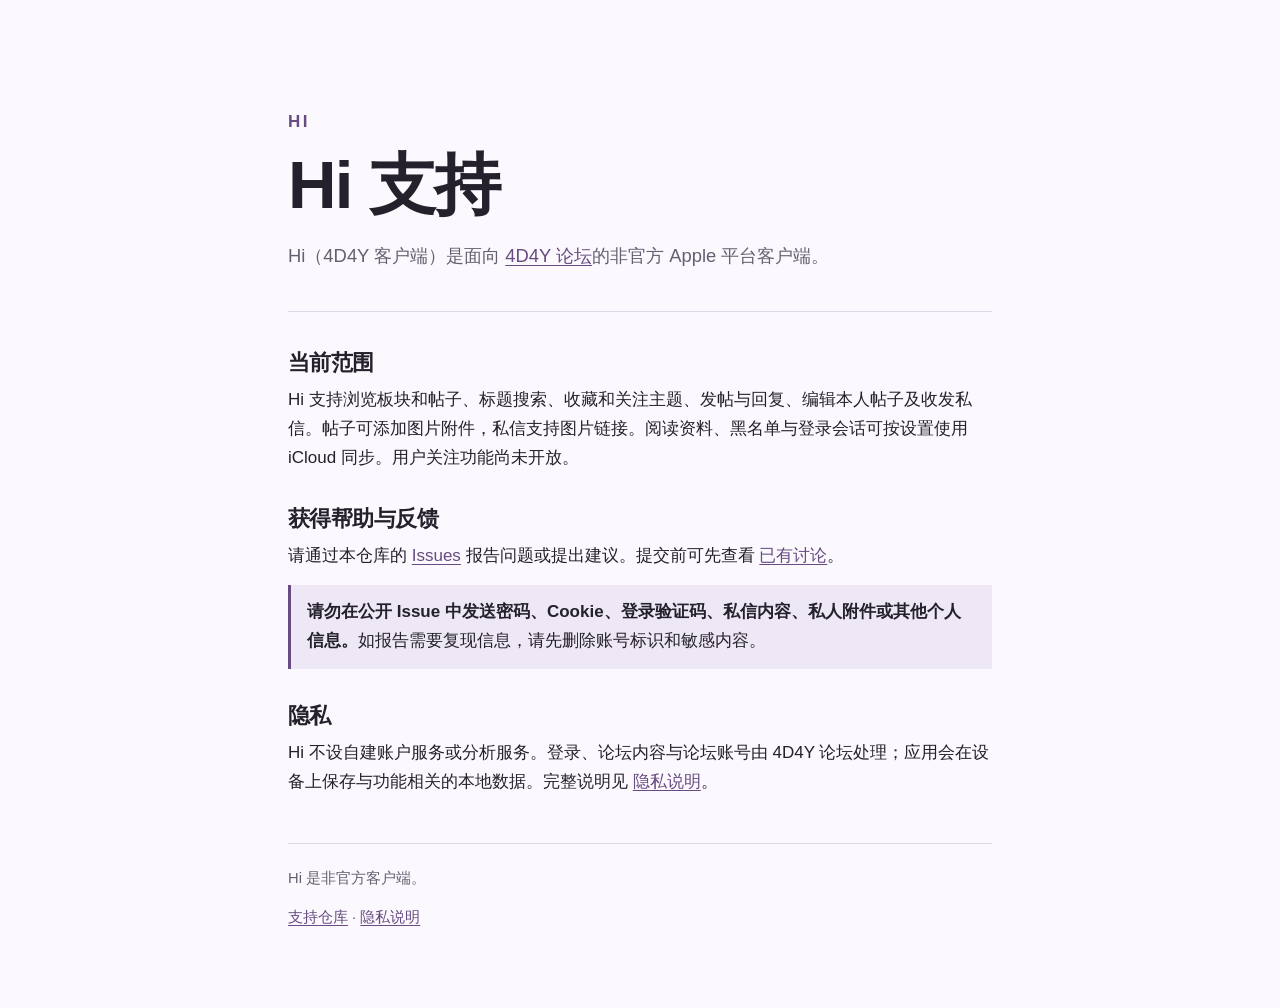
<file: index.html>
<!doctype html>
<html lang="zh-CN">
  <head>
    <meta charset="utf-8">
    <meta name="viewport" content="width=device-width, initial-scale=1">
    <meta name="description" content="Hi（4D4Y 客户端）是一个面向 4D4Y 论坛的非官方 Apple 平台客户端。">
    <title>Hi 支持</title>
    <link rel="stylesheet" href="style.css">
  </head>
  <body>
    <main>
      <header class="hero">
        <p class="eyebrow">HI</p>
        <h1>Hi 支持</h1>
        <p class="lede">Hi（4D4Y 客户端）是面向 <a href="https://www.4d4y.com/forum/">4D4Y 论坛</a>的非官方 Apple 平台客户端。</p>
      </header>

      <section>
        <h2>当前范围</h2>
        <p>Hi 支持浏览板块和帖子、标题搜索、收藏和关注主题、发帖与回复、编辑本人帖子及收发私信。帖子可添加图片附件，私信支持图片链接。阅读资料、黑名单与登录会话可按设置使用 iCloud 同步。用户关注功能尚未开放。</p>
      </section>

      <section>
        <h2>获得帮助与反馈</h2>
        <p>请通过本仓库的 <a href="https://github.com/fqx/4D4Y-support/issues">Issues</a> 报告问题或提出建议。提交前可先查看 <a href="https://github.com/fqx/4D4Y-support/issues?q=is%3Aissue">已有讨论</a>。</p>
        <p class="notice"><strong>请勿在公开 Issue 中发送密码、Cookie、登录验证码、私信内容、私人附件或其他个人信息。</strong>如报告需要复现信息，请先删除账号标识和敏感内容。</p>
      </section>

      <section>
        <h2>隐私</h2>
        <p>Hi 不设自建账户服务或分析服务。登录、论坛内容与论坛账号由 4D4Y 论坛处理；应用会在设备上保存与功能相关的本地数据。完整说明见 <a href="privacy/">隐私说明</a>。</p>
      </section>

      <footer>
        <p>Hi 是非官方客户端。</p>
        <p><a href="https://github.com/fqx/4D4Y-support">支持仓库</a> · <a href="privacy/">隐私说明</a></p>
      </footer>
    </main>
  </body>
</html>
</file>
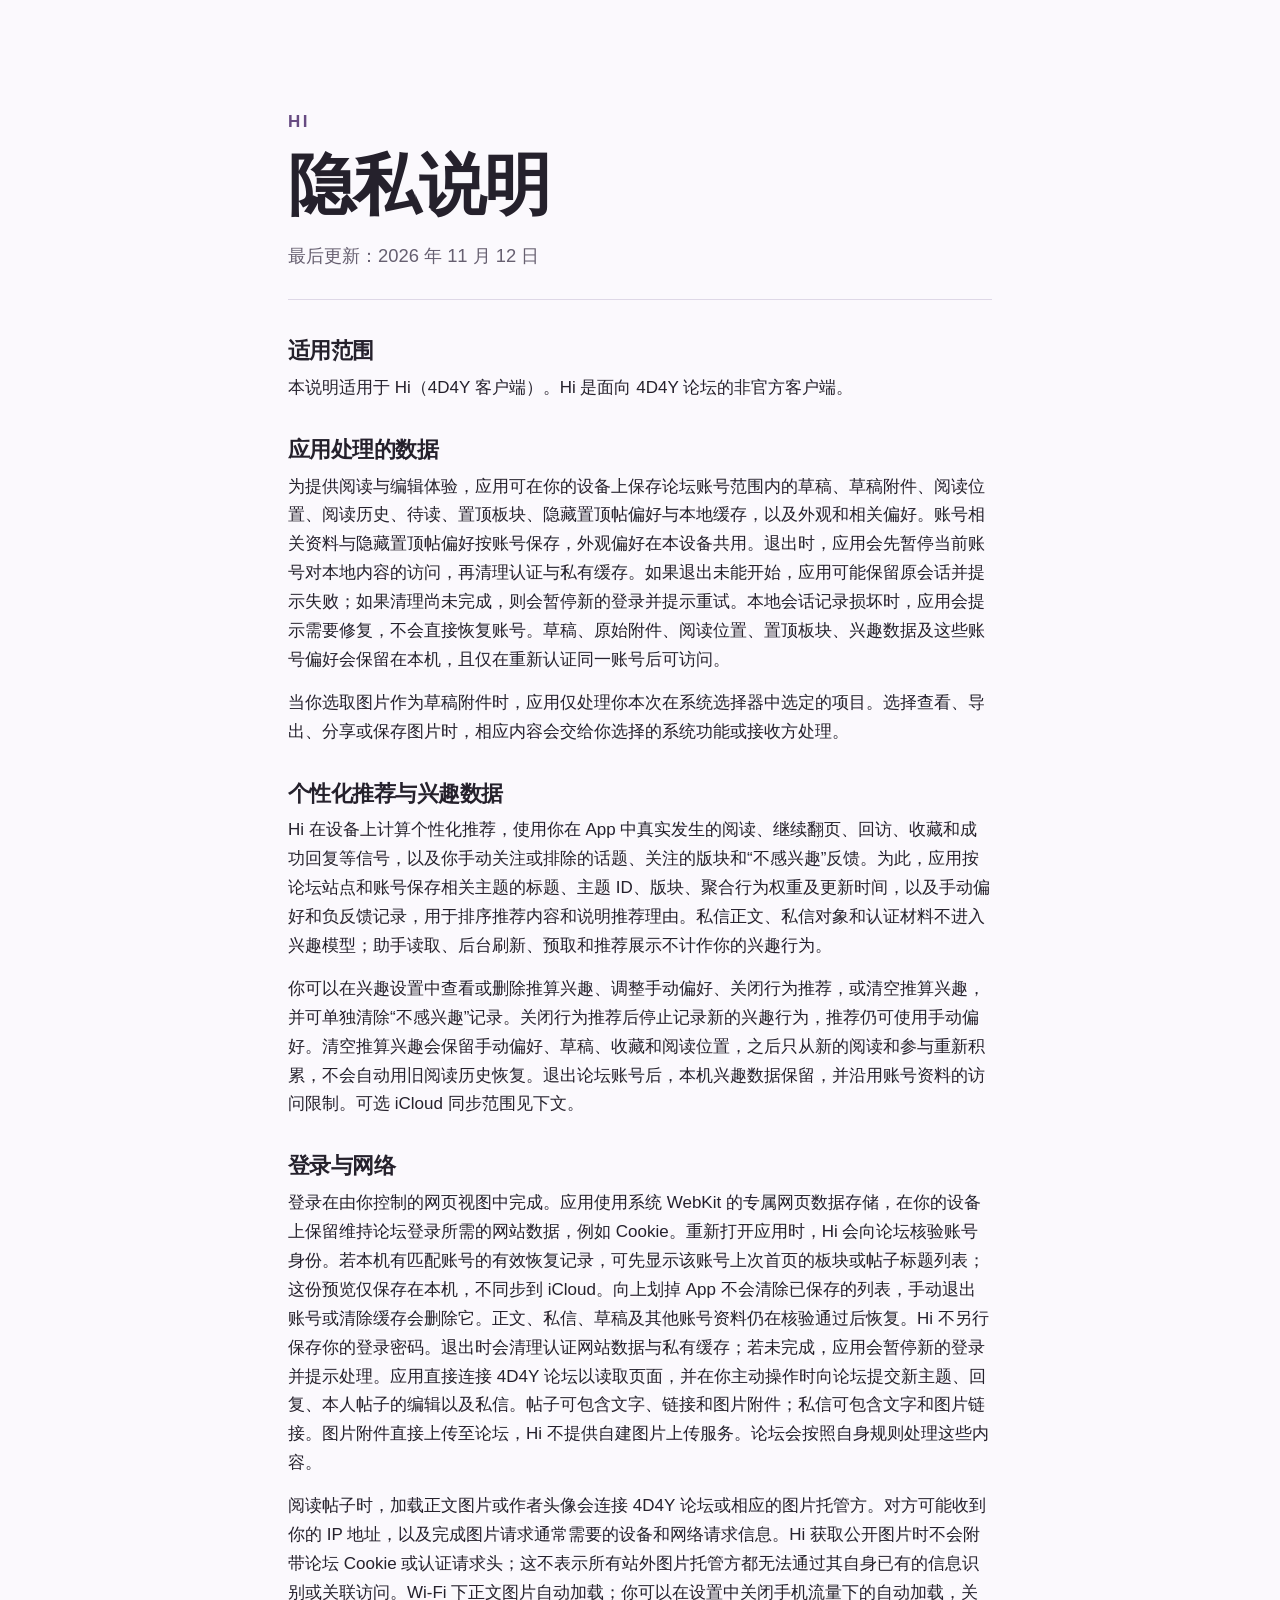
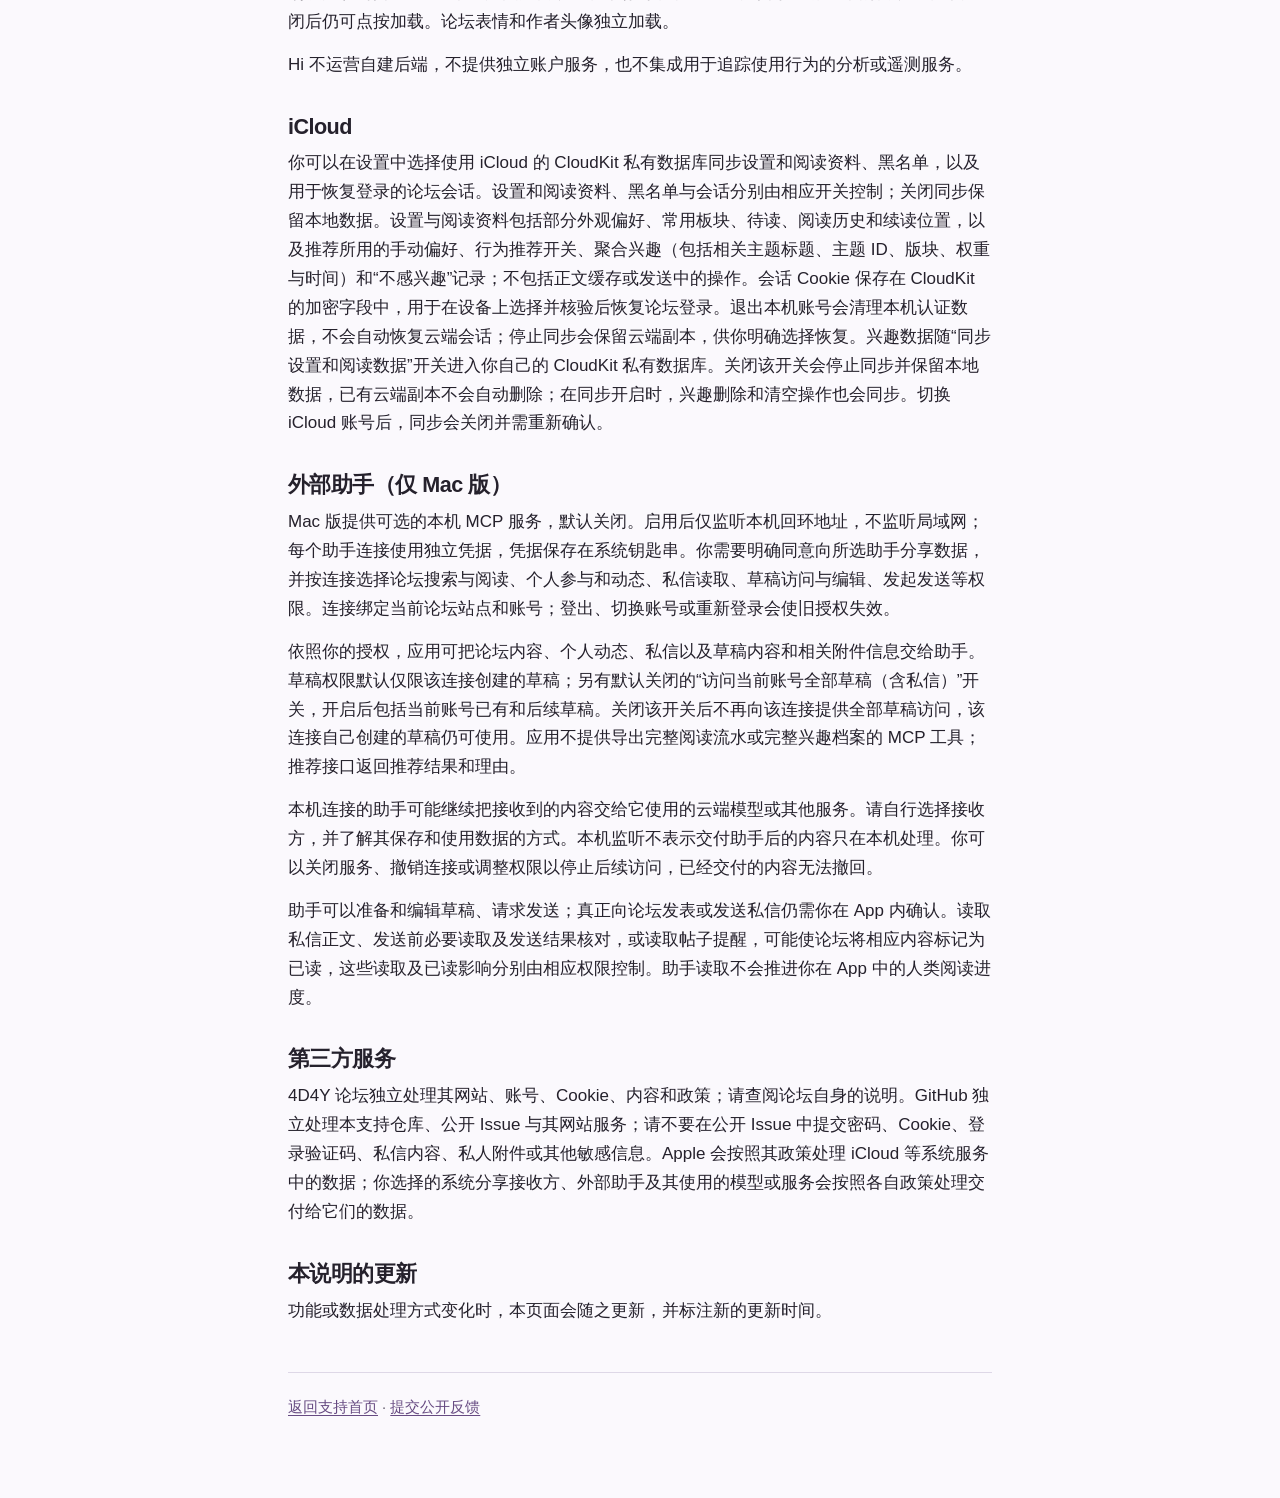
<file: privacy/index.html>
<!doctype html>
<html lang="zh-CN">
  <head>
    <meta charset="utf-8">
    <meta name="viewport" content="width=device-width, initial-scale=1">
    <meta name="description" content="Hi（4D4Y 客户端）隐私说明">
    <title>隐私说明 · Hi</title>
    <link rel="stylesheet" href="../style.css">
  </head>
  <body>
    <main>
      <header class="hero compact">
        <p class="eyebrow">HI</p>
        <h1>隐私说明</h1>
        <p class="lede">最后更新：2026 年 11 月 12 日</p>
      </header>

      <section>
        <h2>适用范围</h2>
        <p>本说明适用于 Hi（4D4Y 客户端）。Hi 是面向 4D4Y 论坛的非官方客户端。</p>
      </section>

      <section>
        <h2>应用处理的数据</h2>
        <p>为提供阅读与编辑体验，应用可在你的设备上保存论坛账号范围内的草稿、草稿附件、阅读位置、阅读历史、待读、置顶板块、隐藏置顶帖偏好与本地缓存，以及外观和相关偏好。账号相关资料与隐藏置顶帖偏好按账号保存，外观偏好在本设备共用。退出时，应用会先暂停当前账号对本地内容的访问，再清理认证与私有缓存。如果退出未能开始，应用可能保留原会话并提示失败；如果清理尚未完成，则会暂停新的登录并提示重试。本地会话记录损坏时，应用会提示需要修复，不会直接恢复账号。草稿、原始附件、阅读位置、置顶板块、兴趣数据及这些账号偏好会保留在本机，且仅在重新认证同一账号后可访问。</p>
        <p>当你选取图片作为草稿附件时，应用仅处理你本次在系统选择器中选定的项目。选择查看、导出、分享或保存图片时，相应内容会交给你选择的系统功能或接收方处理。</p>
      </section>

      <section>
        <h2>个性化推荐与兴趣数据</h2>
        <p>Hi 在设备上计算个性化推荐，使用你在 App 中真实发生的阅读、继续翻页、回访、收藏和成功回复等信号，以及你手动关注或排除的话题、关注的版块和“不感兴趣”反馈。为此，应用按论坛站点和账号保存相关主题的标题、主题 ID、版块、聚合行为权重及更新时间，以及手动偏好和负反馈记录，用于排序推荐内容和说明推荐理由。私信正文、私信对象和认证材料不进入兴趣模型；助手读取、后台刷新、预取和推荐展示不计作你的兴趣行为。</p>
        <p>你可以在兴趣设置中查看或删除推算兴趣、调整手动偏好、关闭行为推荐，或清空推算兴趣，并可单独清除“不感兴趣”记录。关闭行为推荐后停止记录新的兴趣行为，推荐仍可使用手动偏好。清空推算兴趣会保留手动偏好、草稿、收藏和阅读位置，之后只从新的阅读和参与重新积累，不会自动用旧阅读历史恢复。退出论坛账号后，本机兴趣数据保留，并沿用账号资料的访问限制。可选 iCloud 同步范围见下文。</p>
      </section>

      <section>
        <h2>登录与网络</h2>
        <p>登录在由你控制的网页视图中完成。应用使用系统 WebKit 的专属网页数据存储，在你的设备上保留维持论坛登录所需的网站数据，例如 Cookie。重新打开应用时，Hi 会向论坛核验账号身份。若本机有匹配账号的有效恢复记录，可先显示该账号上次首页的板块或帖子标题列表；这份预览仅保存在本机，不同步到 iCloud。向上划掉 App 不会清除已保存的列表，手动退出账号或清除缓存会删除它。正文、私信、草稿及其他账号资料仍在核验通过后恢复。Hi 不另行保存你的登录密码。退出时会清理认证网站数据与私有缓存；若未完成，应用会暂停新的登录并提示处理。应用直接连接 4D4Y 论坛以读取页面，并在你主动操作时向论坛提交新主题、回复、本人帖子的编辑以及私信。帖子可包含文字、链接和图片附件；私信可包含文字和图片链接。图片附件直接上传至论坛，Hi 不提供自建图片上传服务。论坛会按照自身规则处理这些内容。</p>
        <p>阅读帖子时，加载正文图片或作者头像会连接 4D4Y 论坛或相应的图片托管方。对方可能收到你的 IP 地址，以及完成图片请求通常需要的设备和网络请求信息。Hi 获取公开图片时不会附带论坛 Cookie 或认证请求头；这不表示所有站外图片托管方都无法通过其自身已有的信息识别或关联访问。Wi-Fi 下正文图片自动加载；你可以在设置中关闭手机流量下的自动加载，关闭后仍可点按加载。论坛表情和作者头像独立加载。</p>
        <p>Hi 不运营自建后端，不提供独立账户服务，也不集成用于追踪使用行为的分析或遥测服务。</p>
      </section>

      <section>
        <h2>iCloud</h2>
        <p>你可以在设置中选择使用 iCloud 的 CloudKit 私有数据库同步设置和阅读资料、黑名单，以及用于恢复登录的论坛会话。设置和阅读资料、黑名单与会话分别由相应开关控制；关闭同步保留本地数据。设置与阅读资料包括部分外观偏好、常用板块、待读、阅读历史和续读位置，以及推荐所用的手动偏好、行为推荐开关、聚合兴趣（包括相关主题标题、主题 ID、版块、权重与时间）和“不感兴趣”记录；不包括正文缓存或发送中的操作。会话 Cookie 保存在 CloudKit 的加密字段中，用于在设备上选择并核验后恢复论坛登录。退出本机账号会清理本机认证数据，不会自动恢复云端会话；停止同步会保留云端副本，供你明确选择恢复。兴趣数据随“同步设置和阅读数据”开关进入你自己的 CloudKit 私有数据库。关闭该开关会停止同步并保留本地数据，已有云端副本不会自动删除；在同步开启时，兴趣删除和清空操作也会同步。切换 iCloud 账号后，同步会关闭并需重新确认。</p>
      </section>

      <section>
        <h2>外部助手（仅 Mac 版）</h2>
        <p>Mac 版提供可选的本机 MCP 服务，默认关闭。启用后仅监听本机回环地址，不监听局域网；每个助手连接使用独立凭据，凭据保存在系统钥匙串。你需要明确同意向所选助手分享数据，并按连接选择论坛搜索与阅读、个人参与和动态、私信读取、草稿访问与编辑、发起发送等权限。连接绑定当前论坛站点和账号；登出、切换账号或重新登录会使旧授权失效。</p>
        <p>依照你的授权，应用可把论坛内容、个人动态、私信以及草稿内容和相关附件信息交给助手。草稿权限默认仅限该连接创建的草稿；另有默认关闭的“访问当前账号全部草稿（含私信）”开关，开启后包括当前账号已有和后续草稿。关闭该开关后不再向该连接提供全部草稿访问，该连接自己创建的草稿仍可使用。应用不提供导出完整阅读流水或完整兴趣档案的 MCP 工具；推荐接口返回推荐结果和理由。</p>
        <p>本机连接的助手可能继续把接收到的内容交给它使用的云端模型或其他服务。请自行选择接收方，并了解其保存和使用数据的方式。本机监听不表示交付助手后的内容只在本机处理。你可以关闭服务、撤销连接或调整权限以停止后续访问，已经交付的内容无法撤回。</p>
        <p>助手可以准备和编辑草稿、请求发送；真正向论坛发表或发送私信仍需你在 App 内确认。读取私信正文、发送前必要读取及发送结果核对，或读取帖子提醒，可能使论坛将相应内容标记为已读，这些读取及已读影响分别由相应权限控制。助手读取不会推进你在 App 中的人类阅读进度。</p>
      </section>

      <section>
        <h2>第三方服务</h2>
        <p>4D4Y 论坛独立处理其网站、账号、Cookie、内容和政策；请查阅论坛自身的说明。GitHub 独立处理本支持仓库、公开 Issue 与其网站服务；请不要在公开 Issue 中提交密码、Cookie、登录验证码、私信内容、私人附件或其他敏感信息。Apple 会按照其政策处理 iCloud 等系统服务中的数据；你选择的系统分享接收方、外部助手及其使用的模型或服务会按照各自政策处理交付给它们的数据。</p>
      </section>

      <section>
        <h2>本说明的更新</h2>
        <p>功能或数据处理方式变化时，本页面会随之更新，并标注新的更新时间。</p>
      </section>

      <footer>
        <p><a href="../">返回支持首页</a> · <a href="https://github.com/fqx/4D4Y-support/issues">提交公开反馈</a></p>
      </footer>
    </main>
  </body>
</html>
</file>
<file: style.css>
:root {
  color-scheme: light dark;
  --ink: #25212c;
  --muted: #665f70;
  --paper: #fbf9fd;
  --line: #ded8e7;
  --violet: #674b82;
  --violet-soft: #eee7f5;
}

* { box-sizing: border-box; }

body {
  margin: 0;
  background: var(--paper);
  color: var(--ink);
  font: 17px/1.7 -apple-system, BlinkMacSystemFont, "Segoe UI", sans-serif;
}

main { max-width: 760px; margin: 0 auto; padding: 12vh 28px 64px; }

.hero { border-bottom: 1px solid var(--line); padding-bottom: 40px; margin-bottom: 38px; }
.hero.compact { padding-bottom: 28px; }
.eyebrow { color: var(--violet); font-weight: 700; letter-spacing: .14em; margin: 0 0 8px; }
h1, h2 { line-height: 1.2; letter-spacing: -.025em; }
h1 { font-size: clamp(2.4rem, 7vw, 4.2rem); margin: 0; }
h2 { font-size: 1.35rem; margin: 0 0 10px; }
.lede { color: var(--muted); font-size: 1.15rem; margin: 14px 0 0; }
section { margin: 0 0 34px; }
p { margin: 0 0 14px; }
a { color: var(--violet); text-underline-offset: 3px; }
.notice { background: var(--violet-soft); border-left: 3px solid var(--violet); padding: 13px 16px; }
footer { border-top: 1px solid var(--line); color: var(--muted); font-size: .92rem; margin-top: 46px; padding-top: 22px; }

@media (prefers-color-scheme: dark) {
  :root { --ink: #f0ebf5; --muted: #c8bfce; --paper: #1b1820; --line: #403847; --violet: #c9a9e4; --violet-soft: #31283a; }
}
</file>
